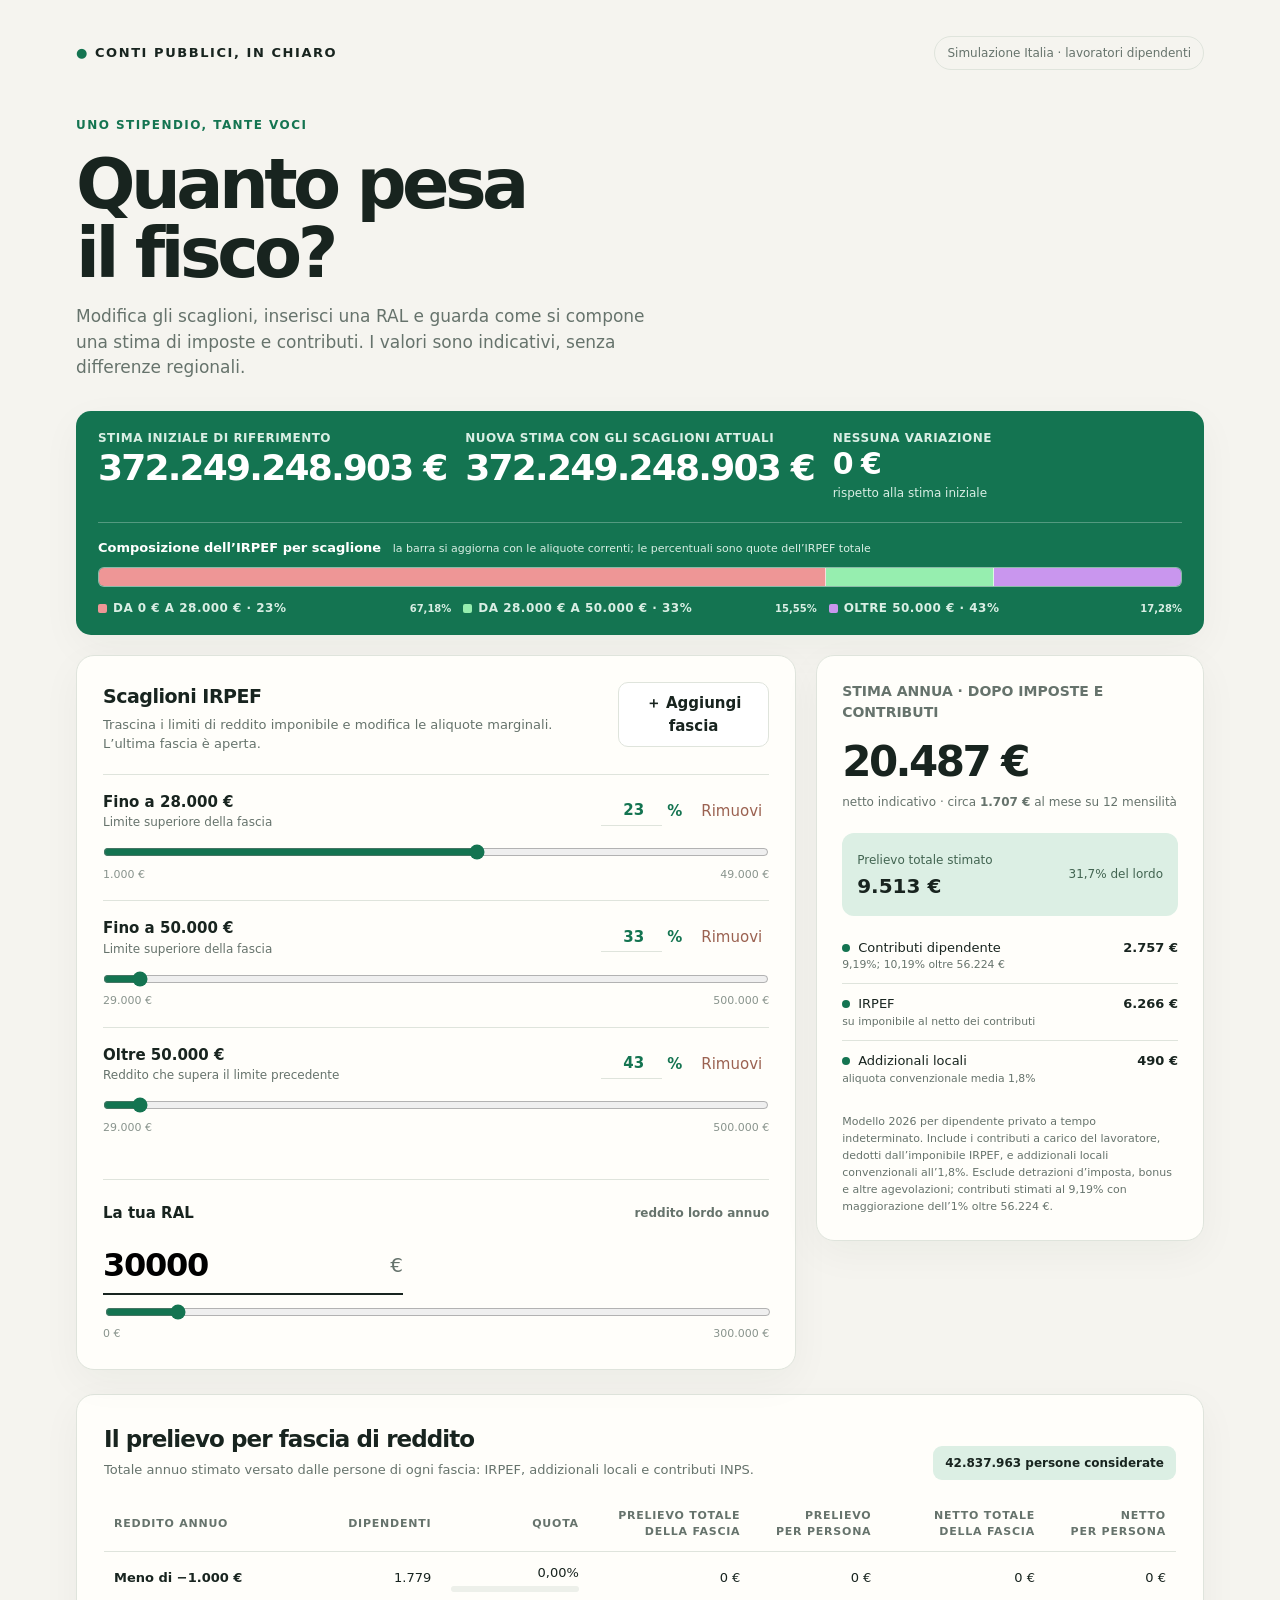
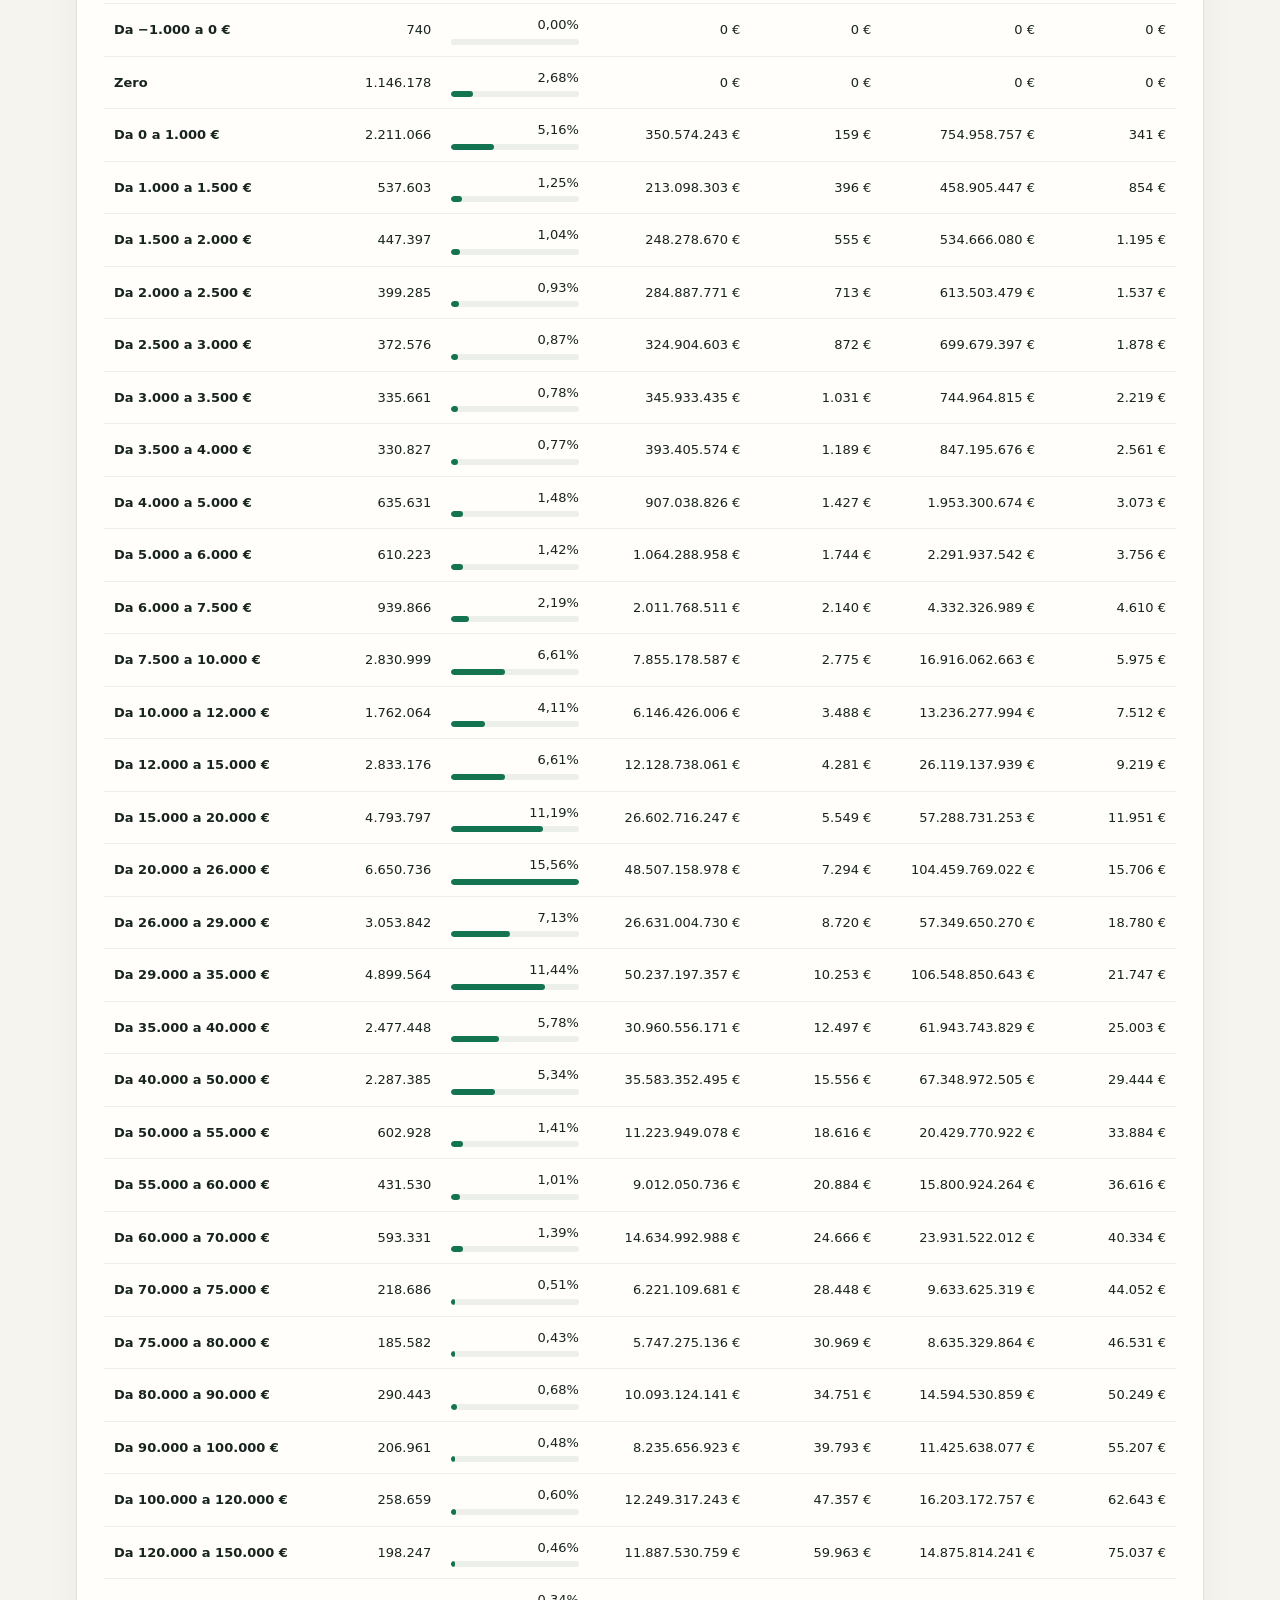
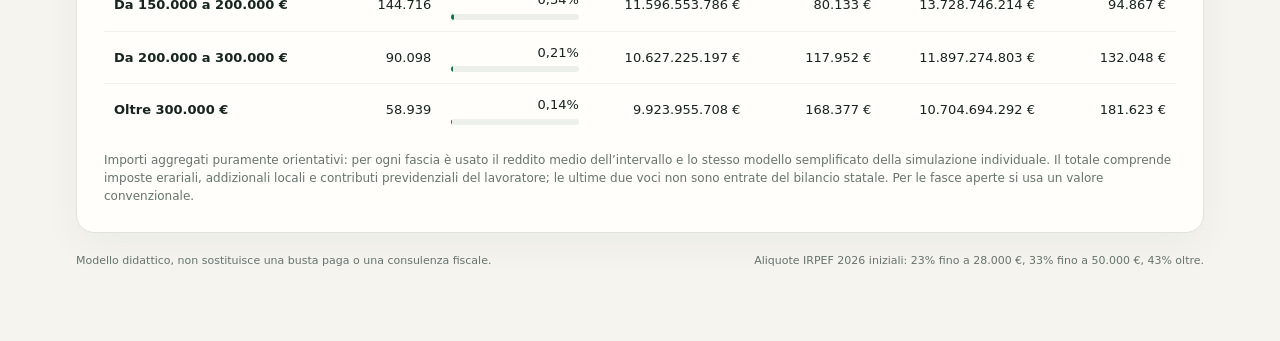
<file: taxes.html>
<!doctype html>
<html lang="it">
    <head>
        <meta charset="utf-8" />
        <meta name="viewport" content="width=device-width, initial-scale=1" />
        <meta name="theme-color" content="#f5f4ef" />
        <title>Quanto pesa il fisco? — Simulatore Italia</title>
        <style>
            :root {
                --ink: #18241f;
                --muted: #66736c;
                --line: #dfe4dc;
                --paper: #f5f4ef;
                --card: #fffefa;
                --green: #147451;
                --mint: #dcefe4;
                --orange: #d9854c;
                --blue: #487ba1;
                --purple: #8370a7;
                --shadow: 0 12px 40px #14251d0b;
            }
            * {
                box-sizing: border-box;
            }
            body {
                margin: 0;
                background: var(--paper);
                color: var(--ink);
                font:
                    15px/1.5 Inter,
                    ui-sans-serif,
                    system-ui,
                    -apple-system,
                    "Segoe UI",
                    sans-serif;
            }
            button,
            input {
                font: inherit;
            }
            button {
                cursor: pointer;
            }
            .shell {
                max-width: 1180px;
                margin: auto;
                padding: 36px 26px 72px;
            }
            .top {
                display: flex;
                justify-content: space-between;
                align-items: center;
                margin-bottom: 46px;
            }
            .brand {
                font-size: 13px;
                font-weight: 750;
                letter-spacing: 0.12em;
                text-transform: uppercase;
            }
            .brand span {
                color: var(--green);
            }
            .badge {
                font-size: 12px;
                color: var(--muted);
                border: 1px solid var(--line);
                border-radius: 30px;
                padding: 7px 12px;
            }
            .hero {
                max-width: 760px;
                margin-bottom: 30px;
            }
            .eyebrow {
                color: var(--green);
                font-size: 12px;
                font-weight: 750;
                letter-spacing: 0.12em;
                text-transform: uppercase;
            }
            .hero h1 {
                font-size: clamp(40px, 6vw, 70px);
                line-height: 0.98;
                letter-spacing: -0.065em;
                margin: 16px 0;
            }
            .hero p {
                font-size: 17px;
                color: var(--muted);
                max-width: 600px;
            }
            .layout {
                display: grid;
                grid-template-columns: minmax(0, 1.3fr) minmax(300px, 0.7fr);
                gap: 20px;
                align-items: start;
            }
            .card {
                background: var(--card);
                border: 1px solid var(--line);
                border-radius: 18px;
                box-shadow: var(--shadow);
            }
            .main-card {
                padding: 26px;
            }
            .side {
                display: grid;
                gap: 16px;
                position: sticky;
                top: 20px;
            }
            .section-head {
                display: flex;
                justify-content: space-between;
                gap: 15px;
                align-items: flex-start;
                margin-bottom: 20px;
            }
            .section-head h2,
            .section-head h3 {
                margin: 0;
                font-size: 19px;
                letter-spacing: -0.025em;
            }
            .section-head p {
                margin: 4px 0 0;
                color: var(--muted);
                font-size: 13px;
            }
            .button {
                border: 1px solid var(--line);
                background: white;
                border-radius: 10px;
                padding: 9px 13px;
                font-weight: 650;
                color: var(--ink);
            }
            .button:hover {
                border-color: var(--green);
                color: var(--green);
            }
            .button.primary {
                background: var(--green);
                color: white;
                border-color: var(--green);
            }
            .bracket {
                padding: 16px 0 17px;
                border-top: 1px solid var(--line);
            }
            .bracket-top {
                display: grid;
                grid-template-columns: 1fr auto auto;
                align-items: center;
                gap: 12px;
            }
            .bracket-name {
                font-weight: 700;
            }
            .bracket-meta {
                font-size: 12px;
                color: var(--muted);
            }
            .rate {
                display: flex;
                align-items: center;
                gap: 5px;
                font-weight: 750;
                color: var(--green);
            }
            .rate input {
                width: 61px;
                border: 0;
                border-bottom: 1px solid var(--line);
                padding: 3px;
                text-align: right;
                font-weight: 750;
                color: var(--green);
                background: transparent;
            }
            .rate input:focus {
                outline: none;
                border-color: var(--green);
            }
            .remove {
                border: 0;
                background: none;
                color: #9b6251;
                padding: 5px 7px;
            }
            .bracket input[type="range"] {
                width: 100%;
                margin: 13px 0 0;
                accent-color: var(--green);
            }
            .range-label {
                display: flex;
                justify-content: space-between;
                color: #89948d;
                font-size: 11px;
            }
            .salary-box {
                margin-top: 26px;
                padding-top: 22px;
                border-top: 1px solid var(--line);
            }
            .salary-label {
                display: flex;
                justify-content: space-between;
                align-items: center;
                font-weight: 700;
            }
            .salary-input {
                margin: 12px 0 7px;
                display: flex;
                align-items: center;
                max-width: 300px;
                border-bottom: 2px solid var(--ink);
            }
            .salary-input input {
                width: 100%;
                border: 0;
                background: transparent;
                font-size: 32px;
                font-weight: 750;
                letter-spacing: -0.04em;
                padding: 4px 0;
                outline: 0;
            }
            .salary-input span {
                font-size: 20px;
                color: var(--muted);
            }
            .salary-box input[type="range"] {
                width: 100%;
                accent-color: var(--green);
            }
            .hint {
                font-size: 12px;
                color: var(--muted);
            }
            .summary {
                padding: 25px;
            }
            .summary h2 {
                font-size: 14px;
                color: var(--muted);
                font-weight: 650;
                margin: 0;
            }
            .net {
                font-size: 42px;
                font-weight: 780;
                letter-spacing: -0.06em;
                margin: 7px 0 0;
            }
            .net-caption {
                font-size: 12px;
                color: var(--muted);
            }
            .tax-total {
                margin-top: 22px;
                padding: 15px;
                border-radius: 12px;
                background: var(--mint);
                display: flex;
                justify-content: space-between;
                align-items: center;
            }
            .tax-total strong {
                font-size: 20px;
            }
            .tax-total span {
                font-size: 12px;
                color: #426451;
            }
            .tax-lines {
                margin-top: 12px;
            }
            .tax-line {
                display: flex;
                justify-content: space-between;
                padding: 10px 0;
                border-bottom: 1px solid var(--line);
                font-size: 13px;
            }
            .tax-line:last-child {
                border: 0;
            }
            .tax-line small {
                color: var(--muted);
                display: block;
            }
            .mini-dot {
                display: inline-block;
                width: 8px;
                height: 8px;
                border-radius: 50%;
                margin-right: 8px;
                background: var(--green);
            }
            .assumption {
                font-size: 11px;
                color: var(--muted);
                margin: 16px 0 0;
                line-height: 1.55;
            }
            .population {
                margin-top: 24px;
                padding: 27px;
            }
            .pop-head {
                display: flex;
                justify-content: space-between;
                align-items: end;
                gap: 20px;
                margin-bottom: 18px;
            }
            .pop-head h2 {
                margin: 0;
                font-size: 23px;
                letter-spacing: -0.04em;
            }
            .pop-head p {
                margin: 4px 0 0;
                color: var(--muted);
                font-size: 13px;
            }
            .total-pill {
                background: var(--mint);
                padding: 8px 12px;
                border-radius: 9px;
                font-size: 12px;
                font-weight: 700;
                white-space: nowrap;
            }
            .table-wrap {
                overflow: auto;
            }
            table {
                width: 100%;
                border-collapse: collapse;
                min-width: 980px;
            }
            th {
                text-align: right;
                color: var(--muted);
                font-size: 11px;
                text-transform: uppercase;
                letter-spacing: 0.07em;
                font-weight: 700;
                padding: 10px;
                border-bottom: 1px solid var(--line);
            }
            th:first-child,
            td:first-child {
                text-align: left;
            }
            td {
                text-align: right;
                padding: 11px 10px;
                border-bottom: 1px solid #edf0ea;
                font-size: 13px;
            }
            td:first-child {
                font-weight: 650;
            }
            .population-total {
                display: grid;
                grid-template-columns: repeat(3, minmax(0, 1fr));
                gap: 18px;
                margin: 0 0 20px;
                padding: 18px 22px;
                color: #fff;
                background: var(--green);
                border-radius: 15px;
                box-shadow: var(--shadow);
            }
            .population-total span {
                display: block;
                color: #d9eee4;
                font-size: 12px;
                font-weight: 650;
                letter-spacing: 0.04em;
                text-transform: uppercase;
            }
            .population-total strong {
                display: block;
                font-size: clamp(25px, 4vw, 36px);
                letter-spacing: -0.05em;
                line-height: 1.15;
            }
            .population-total small {
                color: #d9eee4;
                font-size: 12px;
            }
            .population-total .delta-value {
                font-size: clamp(21px, 3vw, 30px);
            }
            .population-chart {
                grid-column: 1 / -1;
                padding-top: 15px;
                border-top: 1px solid #ffffff45;
            }
            .population-chart-title {
                margin-bottom: 10px;
                color: #fff;
                font-size: 13px;
                font-weight: 700;
            }
            .population-chart-title small {
                margin-left: 7px;
                color: #d9eee4;
                font-size: 11px;
                font-weight: 400;
            }
            .stacked-tax-bar {
                display: flex;
                width: 100%;
                height: 20px;
                overflow: hidden;
                border: 1px solid #ffffff70;
                border-radius: 6px;
                background: #ffffff20;
            }
            .stacked-tax-segment {
                flex: 0 0 0%;
                min-width: 0;
                border-right: 1px solid #ffffffaa;
            }
            .stacked-tax-segment:last-child {
                border-right: 0;
            }
            .tax-legend {
                display: grid;
                grid-template-columns: repeat(3, minmax(0, 1fr));
                gap: 7px 12px;
                margin-top: 12px;
            }
            .tax-legend-item {
                display: flex;
                align-items: center;
                gap: 6px;
                min-width: 0;
                color: #f1f8f4;
                font-size: 10px;
            }
            .tax-legend-swatch {
                flex: 0 0 9px;
                width: 9px;
                height: 9px;
                border-radius: 2px;
            }
            .tax-legend-label {
                overflow: hidden;
                text-overflow: ellipsis;
                white-space: nowrap;
            }
            .tax-legend-value {
                margin-left: auto;
                color: #d9eee4;
                white-space: nowrap;
            }
            @media (max-width: 900px) {
                .tax-legend {
                    grid-template-columns: repeat(2, minmax(0, 1fr));
                }
            }
            @media (max-width: 680px) {
                .population-total {
                    grid-template-columns: 1fr;
                    gap: 13px;
                }
                .tax-legend {
                    grid-template-columns: 1fr;
                }
            }
            tr:last-child td {
                border: 0;
            }
            .barcell {
                min-width: 130px;
            }
            .bar {
                height: 6px;
                background: #edf0ea;
                border-radius: 9px;
                overflow: hidden;
                margin-top: 4px;
            }
            .bar i {
                display: block;
                height: 100%;
                background: var(--green);
                border-radius: 9px;
            }
            .disclaimer {
                color: var(--muted);
                font-size: 12px;
                margin: 15px 0 0;
            }
            .foot {
                display: flex;
                justify-content: space-between;
                gap: 18px;
                margin-top: 20px;
                font-size: 11px;
                color: var(--muted);
            }
            @media (max-width: 850px) {
                .layout {
                    grid-template-columns: 1fr;
                }
                .side {
                    position: static;
                    grid-template-columns: 1fr 1fr;
                }
                .summary {
                    grid-column: 1/-1;
                }
            }
            @media (max-width: 580px) {
                .shell {
                    padding: 22px 15px 45px;
                }
                .top {
                    margin-bottom: 36px;
                }
                .side {
                    grid-template-columns: 1fr;
                }
                .summary {
                    grid-column: auto;
                }
                .main-card,
                .population {
                    padding: 19px;
                }
                .bracket-top {
                    grid-template-columns: 1fr auto auto;
                }
                .pop-head {
                    display: block;
                }
                .total-pill {
                    display: inline-block;
                    margin-top: 12px;
                }
                .foot {
                    display: block;
                }
                .foot span {
                    display: block;
                    margin-top: 5px;
                }
            }
        </style>
    </head>
    <body>
        <main class="shell">
            <header class="top">
                <div class="brand">
                    <span>●</span> conti pubblici, in chiaro
                </div>
                <div class="badge">
                    Simulazione Italia · lavoratori dipendenti
                </div>
            </header>
            <section class="hero">
                <div class="eyebrow">Uno stipendio, tante voci</div>
                <h1>Quanto pesa<br />il fisco?</h1>
                <p>
                    Modifica gli scaglioni, inserisci una RAL e guarda come si
                    compone una stima di imposte e contributi. I valori sono
                    indicativi, senza differenze regionali.
                </p>
            </section>
            <section class="population-total" aria-live="polite">
                <div>
                    <span>Stima iniziale di riferimento</span>
                    <strong id="baselineTaxTotal">—</strong>
                </div>
                <div>
                    <span>Nuova stima con gli scaglioni attuali</span>
                    <strong id="populationTaxTotal">—</strong>
                </div>
                <div>
                    <span id="populationDeltaLabel">Variazione</span>
                    <strong class="delta-value" id="populationTaxDelta"
                        >—</strong
                    >
                    <small id="populationDeltaCaption"
                        >Rispetto alla stima iniziale</small
                    >
                </div>
                <div class="population-chart">
                    <div class="population-chart-title">
                        Composizione dell’IRPEF per scaglione
                        <small
                            >la barra si aggiorna con le aliquote correnti; le
                            percentuali sono quote dell’IRPEF totale</small
                        >
                    </div>
                    <div
                        class="stacked-tax-bar"
                        id="bracketTaxBar"
                        role="img"
                        aria-label="Composizione percentuale dell’IRPEF corrente per scaglione"
                    ></div>
                    <div class="tax-legend" id="bracketTaxLegend"></div>
                </div>
            </section>
            <div class="layout">
                <section class="card main-card">
                    <div class="section-head">
                        <div>
                            <h2>Scaglioni IRPEF</h2>
                            <p>
                                Trascina i limiti di reddito imponibile e
                                modifica le aliquote marginali. L’ultima fascia
                                è aperta.
                            </p>
                        </div>
                        <button class="button" id="addBracket">
                            ＋ Aggiungi fascia
                        </button>
                    </div>
                    <div id="brackets"></div>
                    <div class="salary-box">
                        <div class="salary-label">
                            <label for="salary">La tua RAL</label
                            ><span class="hint">reddito lordo annuo</span>
                        </div>
                        <div class="salary-input">
                            <input
                                id="salary"
                                type="number"
                                min="0"
                                max="300000"
                                step="500"
                                value="30000"
                                aria-label="RAL annua"
                            /><span>€</span>
                        </div>
                        <input
                            id="salaryRange"
                            type="range"
                            min="0"
                            max="300000"
                            step="500"
                            value="30000"
                            aria-label="Seleziona la RAL"
                        />
                        <div class="range-label">
                            <span>0 €</span><span>300.000 €</span>
                        </div>
                    </div>
                </section>
                <aside class="side">
                    <section class="card summary">
                        <h2>STIMA ANNUA · DOPO IMPOSTE E CONTRIBUTI</h2>
                        <div class="net" id="net">—</div>
                        <div class="net-caption">
                            netto indicativo · circa <b id="monthly">—</b> al
                            mese su 12 mensilità
                        </div>
                        <div class="tax-total">
                            <div>
                                <span>Prelievo totale stimato</span
                                ><br /><strong id="totalTax">—</strong>
                            </div>
                            <span id="effective">—% del lordo</span>
                        </div>
                        <div class="tax-lines" id="taxLines"></div>
                        <p class="assumption">
                            Modello 2026 per dipendente privato a tempo
                            indeterminato. Include i contributi a carico del
                            lavoratore, dedotti dall’imponibile IRPEF, e
                            addizionali locali convenzionali all’1,8%. Esclude
                            detrazioni d’imposta, bonus e altre agevolazioni;
                            contributi stimati al 9,19% con maggiorazione
                            dell’1% oltre 56.224 €.
                        </p>
                    </section>
                </aside>
            </div>
            <section class="card population">
                <div class="pop-head">
                    <div>
                        <h2>Il prelievo per fascia di reddito</h2>
                        <p>
                            Totale annuo stimato versato dalle persone di ogni
                            fascia: IRPEF, addizionali locali e contributi INPS.
                        </p>
                    </div>
                    <div class="total-pill">
                        <span id="peopleTotal">—</span> persone considerate
                    </div>
                </div>
                <div class="table-wrap">
                    <table>
                        <thead>
                            <tr>
                                <th>Reddito annuo</th>
                                <th>Dipendenti</th>
                                <th>Quota</th>
                                <th>Prelievo totale<br />della fascia</th>
                                <th>Prelievo<br />per persona</th>
                                <th>Netto totale<br />della fascia</th>
                                <th>Netto<br />per persona</th>
                            </tr>
                        </thead>
                        <tbody id="populationRows"></tbody>
                    </table>
                </div>
                <p class="disclaimer">
                    Importi aggregati puramente orientativi: per ogni fascia è
                    usato il reddito medio dell’intervallo e lo stesso modello
                    semplificato della simulazione individuale. Il totale
                    comprende imposte erariali, addizionali locali e contributi
                    previdenziali del lavoratore; le ultime due voci non sono
                    entrate del bilancio statale. Per le fasce aperte si usa un
                    valore convenzionale.
                </p>
            </section>
            <footer class="foot">
                <span
                    >Modello didattico, non sostituisce una busta paga o una
                    consulenza fiscale.</span
                ><span
                    >Aliquote IRPEF 2026 iniziali: 23% fino a 28.000 €, 33% fino
                    a 50.000 €, 43% oltre.</span
                >
            </footer>
        </main>
        <script>
            // Per una stima più accurata, valutare l'integrazione di questo endpoint:
            // https://publictools-api.jethr.com/v1/hiring?ral=20000&tipologia=INDETERMINATO&agevolazioni=NONE&detrazioni=NONE&cassaPrevidenziale=GESTIONE_SEPARATA&coefficienteRedditivita=67&minore21=false&agevolazioneForf35=false&currency=EUR
            const initialBrackets = [
                { limit: 28000, rate: 23 },
                { limit: 50000, rate: 33 },
                { limit: null, rate: 43 },
            ];
            let brackets = initialBrackets.map((x) => ({ ...x }));
            const bands = [
                { label: "Meno di −1.000 €", count: 1779, share: 0, rep: 0 },
                { label: "Da −1.000 a 0 €", count: 740, share: 0, rep: 0 },
                { label: "Zero", count: 1146178, share: 2.68, rep: 0 },
                {
                    label: "Da 0 a 1.000 €",
                    count: 2211066,
                    share: 5.16,
                    rep: 500,
                },
                {
                    label: "Da 1.000 a 1.500 €",
                    count: 537603,
                    share: 1.25,
                    rep: 1250,
                },
                {
                    label: "Da 1.500 a 2.000 €",
                    count: 447397,
                    share: 1.04,
                    rep: 1750,
                },
                {
                    label: "Da 2.000 a 2.500 €",
                    count: 399285,
                    share: 0.93,
                    rep: 2250,
                },
                {
                    label: "Da 2.500 a 3.000 €",
                    count: 372576,
                    share: 0.87,
                    rep: 2750,
                },
                {
                    label: "Da 3.000 a 3.500 €",
                    count: 335661,
                    share: 0.78,
                    rep: 3250,
                },
                {
                    label: "Da 3.500 a 4.000 €",
                    count: 330827,
                    share: 0.77,
                    rep: 3750,
                },
                {
                    label: "Da 4.000 a 5.000 €",
                    count: 635631,
                    share: 1.48,
                    rep: 4500,
                },
                {
                    label: "Da 5.000 a 6.000 €",
                    count: 610223,
                    share: 1.42,
                    rep: 5500,
                },
                {
                    label: "Da 6.000 a 7.500 €",
                    count: 939866,
                    share: 2.19,
                    rep: 6750,
                },
                {
                    label: "Da 7.500 a 10.000 €",
                    count: 2830999,
                    share: 6.61,
                    rep: 8750,
                },
                {
                    label: "Da 10.000 a 12.000 €",
                    count: 1762064,
                    share: 4.11,
                    rep: 11000,
                },
                {
                    label: "Da 12.000 a 15.000 €",
                    count: 2833176,
                    share: 6.61,
                    rep: 13500,
                },
                {
                    label: "Da 15.000 a 20.000 €",
                    count: 4793797,
                    share: 11.19,
                    rep: 17500,
                },
                {
                    label: "Da 20.000 a 26.000 €",
                    count: 6650736,
                    share: 15.56,
                    rep: 23000,
                },
                {
                    label: "Da 26.000 a 29.000 €",
                    count: 3053842,
                    share: 7.13,
                    rep: 27500,
                },
                {
                    label: "Da 29.000 a 35.000 €",
                    count: 4899564,
                    share: 11.44,
                    rep: 32000,
                },
                {
                    label: "Da 35.000 a 40.000 €",
                    count: 2477448,
                    share: 5.78,
                    rep: 37500,
                },
                {
                    label: "Da 40.000 a 50.000 €",
                    count: 2287385,
                    share: 5.34,
                    rep: 45000,
                },
                {
                    label: "Da 50.000 a 55.000 €",
                    count: 602928,
                    share: 1.41,
                    rep: 52500,
                },
                {
                    label: "Da 55.000 a 60.000 €",
                    count: 431530,
                    share: 1.01,
                    rep: 57500,
                },
                {
                    label: "Da 60.000 a 70.000 €",
                    count: 593331,
                    share: 1.39,
                    rep: 65000,
                },
                {
                    label: "Da 70.000 a 75.000 €",
                    count: 218686,
                    share: 0.51,
                    rep: 72500,
                },
                {
                    label: "Da 75.000 a 80.000 €",
                    count: 185582,
                    share: 0.43,
                    rep: 77500,
                },
                {
                    label: "Da 80.000 a 90.000 €",
                    count: 290443,
                    share: 0.68,
                    rep: 85000,
                },
                {
                    label: "Da 90.000 a 100.000 €",
                    count: 206961,
                    share: 0.48,
                    rep: 95000,
                },
                {
                    label: "Da 100.000 a 120.000 €",
                    count: 258659,
                    share: 0.6,
                    rep: 110000,
                },
                {
                    label: "Da 120.000 a 150.000 €",
                    count: 198247,
                    share: 0.46,
                    rep: 135000,
                },
                {
                    label: "Da 150.000 a 200.000 €",
                    count: 144716,
                    share: 0.34,
                    rep: 175000,
                },
                {
                    label: "Da 200.000 a 300.000 €",
                    count: 90098,
                    share: 0.21,
                    rep: 250000,
                },
                {
                    label: "Oltre 300.000 €",
                    count: 58939,
                    share: 0.14,
                    rep: 350000,
                },
            ];
            const fmt = new Intl.NumberFormat("it-IT", {
                style: "currency",
                currency: "EUR",
                maximumFractionDigits: 0,
            });
            const fmtN = new Intl.NumberFormat("it-IT");
            const bracketsEl = document.getElementById("brackets");
            function ordered() {
                return brackets;
            }
            function syncBracketControls() {
                const rows = [...bracketsEl.querySelectorAll(".bracket")];
                brackets.forEach((b, i) => {
                    const last = i === brackets.length - 1;
                    const range = rows[i]?.querySelector('input[type="range"]');
                    const name = rows[i]?.querySelector(".bracket-name");
                    if (name) {
                        name.textContent = last
                            ? "Oltre " + fmt.format(brackets[i - 1]?.limit || 0)
                            : "Fino a " + fmt.format(b.limit);
                    }
                    if (!range) return;
                    const thresholdIndex = last ? i - 1 : i;
                    const previous =
                        thresholdIndex > 0
                            ? brackets[thresholdIndex - 1].limit
                            : 0;
                    const next = brackets[thresholdIndex + 1]?.limit;
                    range.min = String(previous + 1000);
                    range.max = String(
                        next === null || next === undefined
                            ? 500000
                            : next - 1000,
                    );
                    range.value = String(brackets[thresholdIndex].limit);
                    const labels =
                        rows[i].querySelectorAll(".range-label span");
                    labels[0].textContent = fmt.format(Number(range.min));
                    labels[1].textContent = fmt.format(Number(range.max));
                });
            }
            function renderBrackets() {
                bracketsEl.innerHTML = "";
                brackets.forEach((b, i) => {
                    const last = i === brackets.length - 1;
                    const row = document.createElement("div");
                    row.className = "bracket";
                    row.innerHTML = `<div class="bracket-top"><div><div class="bracket-name">${last ? "Oltre " + fmt.format(brackets[i - 1]?.limit || 0) : "Fino a " + fmt.format(b.limit)}</div><div class="bracket-meta">${last ? "Reddito che supera il limite precedente" : "Limite superiore della fascia"}</div></div><label class="rate"><input aria-label="Aliquota fascia ${i + 1}" type="number" min="0" max="100" step="0.5" value="${b.rate}"><span>%</span></label>${brackets.length > 1 ? `<button class="remove" aria-label="Rimuovi fascia ${i + 1}" title="Rimuovi fascia">Rimuovi</button>` : ""}</div>${brackets.length > 1 ? `<input aria-label="${last ? "Soglia inferiore" : "Limite superiore"} fascia ${i + 1}" type="range" min="1000" max="500000" step="1000" value="${last ? brackets[i - 1].limit : b.limit}"><div class="range-label"><span>1.000 €</span><span>500.000 €</span></div>` : ""}`;
                    if (brackets.length > 1) {
                        const range = row.querySelector("input[type=range]");
                        range.addEventListener("input", () => {
                            const thresholdIndex = last ? i - 1 : i;
                            brackets[thresholdIndex].limit = Number(
                                range.value,
                            );
                            syncBracketControls();
                            update();
                        });
                    }
                    row.querySelector(".rate input").addEventListener(
                        "input",
                        (e) => {
                            b.rate = Math.max(
                                0,
                                Math.min(100, Number(e.target.value) || 0),
                            );
                            update();
                        },
                    );
                    const remove = row.querySelector(".remove");
                    if (remove)
                        remove.addEventListener("click", () => {
                            if (b.limit === null && brackets.length > 1) {
                                brackets.pop();
                                brackets[brackets.length - 1].limit = null;
                            } else {
                                brackets = brackets.filter((x) => x !== b);
                            }
                            renderBrackets();
                            update();
                        });
                    bracketsEl.append(row);
                });
                syncBracketControls();
            }
            function irpef(taxableIncome) {
                let left = Math.max(0, taxableIncome),
                    previous = 0,
                    tax = 0;
                for (const b of ordered()) {
                    const width =
                        b.limit === null
                            ? left
                            : Math.max(0, Math.min(left, b.limit - previous));
                    tax += (width * b.rate) / 100;
                    left -= width;
                    if (b.limit !== null) previous = b.limit;
                    if (left <= 0) break;
                }
                return tax;
            }
            function calc(gross) {
                const base = Math.max(0, gross),
                    threshold = 56224,
                    contrib =
                        Math.min(base, threshold) * 0.0919 +
                        Math.max(0, base - threshold) * 0.1019,
                    taxableIncome = Math.max(0, base - contrib),
                    irpefTax = irpef(taxableIncome),
                    addizionali = taxableIncome * 0.018,
                    total = contrib + irpefTax + addizionali;
                return {
                    contrib,
                    taxableIncome,
                    irpef: irpefTax,
                    addizionali,
                    total,
                    net: gross - total,
                };
            }
            const baselinePopulationTaxes = bands.reduce(
                (sum, b) => sum + calc(b.rep).total * b.count,
                0,
            );
            function renderBracketTaxChart() {
                const bar = document.getElementById("bracketTaxBar");
                const legend = document.getElementById("bracketTaxLegend");
                bar.replaceChildren();
                legend.replaceChildren();
                const currentBrackets = ordered();
                const bracketTaxes = currentBrackets.map(() => 0);
                bands.forEach((band) => {
                    let remaining = calc(band.rep).taxableIncome;
                    let previousLimit = 0;
                    currentBrackets.forEach((bracket, i) => {
                        const taxableInBracket =
                            bracket.limit === null
                                ? remaining
                                : Math.max(
                                      0,
                                      Math.min(
                                          remaining,
                                          bracket.limit - previousLimit,
                                      ),
                                  );
                        bracketTaxes[i] +=
                            ((taxableInBracket * bracket.rate) / 100) *
                            band.count;
                        remaining -= taxableInBracket;
                        if (bracket.limit !== null)
                            previousLimit = bracket.limit;
                    });
                });
                const totalIrpef = bracketTaxes.reduce(
                    (sum, bracketTax) => sum + bracketTax,
                    0,
                );
                let previousLimit = 0;
                currentBrackets.forEach((bracket, i) => {
                    const label =
                        bracket.limit === null
                            ? `Oltre ${fmt.format(previousLimit)} · ${bracket.rate}%`
                            : `Da ${fmt.format(previousLimit)} a ${fmt.format(bracket.limit)} · ${bracket.rate}%`;
                    const share = totalIrpef
                        ? (bracketTaxes[i] / totalIrpef) * 100
                        : 0;
                    const color = `hsl(${(i * 137.508) % 360} 72% 76%)`;
                    const segment = document.createElement("span");
                    segment.className = "stacked-tax-segment";
                    segment.style.flexGrow = String(share);
                    segment.style.backgroundColor = color;
                    segment.title = `${label}: ${share.toLocaleString("it-IT", { maximumFractionDigits: 2 })}%`;
                    bar.append(segment);

                    const item = document.createElement("div");
                    item.className = "tax-legend-item";
                    item.innerHTML = `<i class="tax-legend-swatch" style="background:${color}"></i><span class="tax-legend-label" title="${label}">${label}</span><b class="tax-legend-value">${share.toLocaleString("it-IT", { minimumFractionDigits: 2, maximumFractionDigits: 2 })}%</b>`;
                    legend.append(item);
                    if (bracket.limit !== null) previousLimit = bracket.limit;
                });
            }
            function update() {
                const gross =
                    Number(document.getElementById("salary").value) || 0;
                const c = calc(gross);
                document.getElementById("salaryRange").value = Math.min(
                    300000,
                    Math.max(0, gross),
                );
                document.getElementById("net").textContent = fmt.format(c.net);
                document.getElementById("monthly").textContent = fmt.format(
                    c.net / 12,
                );
                document.getElementById("totalTax").textContent = fmt.format(
                    c.total,
                );
                document.getElementById("effective").textContent =
                    (gross > 0 ? (c.total / gross) * 100 : 0).toLocaleString(
                        "it-IT",
                        { maximumFractionDigits: 1 },
                    ) + "% del lordo";
                const lines = [
                    [
                        "Contributi dipendente",
                        c.contrib,
                        "9,19%; 10,19% oltre 56.224 €",
                    ],
                    ["IRPEF", c.irpef, "su imponibile al netto dei contributi"],
                    [
                        "Addizionali locali",
                        c.addizionali,
                        "aliquota convenzionale media 1,8%",
                    ],
                ];
                document.getElementById("taxLines").innerHTML = lines
                    .map(
                        ([name, value, detail]) =>
                            `<div class="tax-line"><span><i class="mini-dot"></i>${name}<small>${detail}</small></span><b>${fmt.format(value)}</b></div>`,
                    )
                    .join("");
                const people = bands.reduce((s, b) => s + b.count, 0);
                document.getElementById("peopleTotal").textContent =
                    fmtN.format(people);
                const populationTaxes = bands.reduce(
                    (sum, b) => sum + calc(b.rep).total * b.count,
                    0,
                );
                const delta = populationTaxes - baselinePopulationTaxes;
                renderBracketTaxChart();
                document.getElementById("baselineTaxTotal").textContent =
                    fmt.format(baselinePopulationTaxes);
                document.getElementById("populationTaxTotal").textContent =
                    fmt.format(populationTaxes);
                document.getElementById("populationTaxDelta").textContent =
                    `${delta > 0 ? "+" : delta < 0 ? "−" : ""}${fmt.format(Math.abs(delta))}`;
                document.getElementById("populationDeltaLabel").textContent =
                    delta > 0
                        ? "Surplus stimato"
                        : delta < 0
                          ? "Deficit stimato"
                          : "Nessuna variazione";
                document.getElementById("populationDeltaCaption").textContent =
                    delta > 0
                        ? "gettito in più rispetto alla stima iniziale"
                        : delta < 0
                          ? "gettito in meno rispetto alla stima iniziale"
                          : "rispetto alla stima iniziale";
                const rows = bands
                    .map((b) => {
                        const person = calc(b.rep);
                        const tax = person.total * b.count;
                        const net = person.net * b.count;
                        return `<tr><td>${b.label}</td><td>${fmtN.format(b.count)}</td><td class="barcell">${b.share.toLocaleString("it-IT", { minimumFractionDigits: 2, maximumFractionDigits: 2 })}%<div class="bar"><i style="width:${Math.max(0, Math.min(100, (b.share / 15.56) * 100))}%"></i></div></td><td>${fmt.format(tax)}</td><td>${fmt.format(person.total)}</td><td>${fmt.format(net)}</td><td>${fmt.format(person.net)}</td></tr>`;
                    })
                    .join("");
                document.getElementById("populationRows").innerHTML = rows;
            }
            document.getElementById("salary").addEventListener("input", update);
            document
                .getElementById("salaryRange")
                .addEventListener("input", (e) => {
                    document.getElementById("salary").value = e.target.value;
                    update();
                });
            document
                .getElementById("addBracket")
                .addEventListener("click", () => {
                    const finite = ordered().filter((b) => b.limit !== null);
                    const lastLimit = finite.at(-1)?.limit || 0;
                    const newLimit = Math.min(
                        500000,
                        Math.ceil((lastLimit + 10000) / 1000) * 1000,
                    );
                    if (newLimit > lastLimit) {
                        const openBracket = brackets.at(-1);
                        const nextRate = Math.min(
                            100,
                            (openBracket.rate || 43) + 2,
                        );
                        openBracket.limit = newLimit;
                        brackets.push({ limit: null, rate: nextRate });
                    } else return;
                    renderBrackets();
                    update();
                });
            renderBrackets();
            update();
        </script>
    </body>
</html>
</file>
